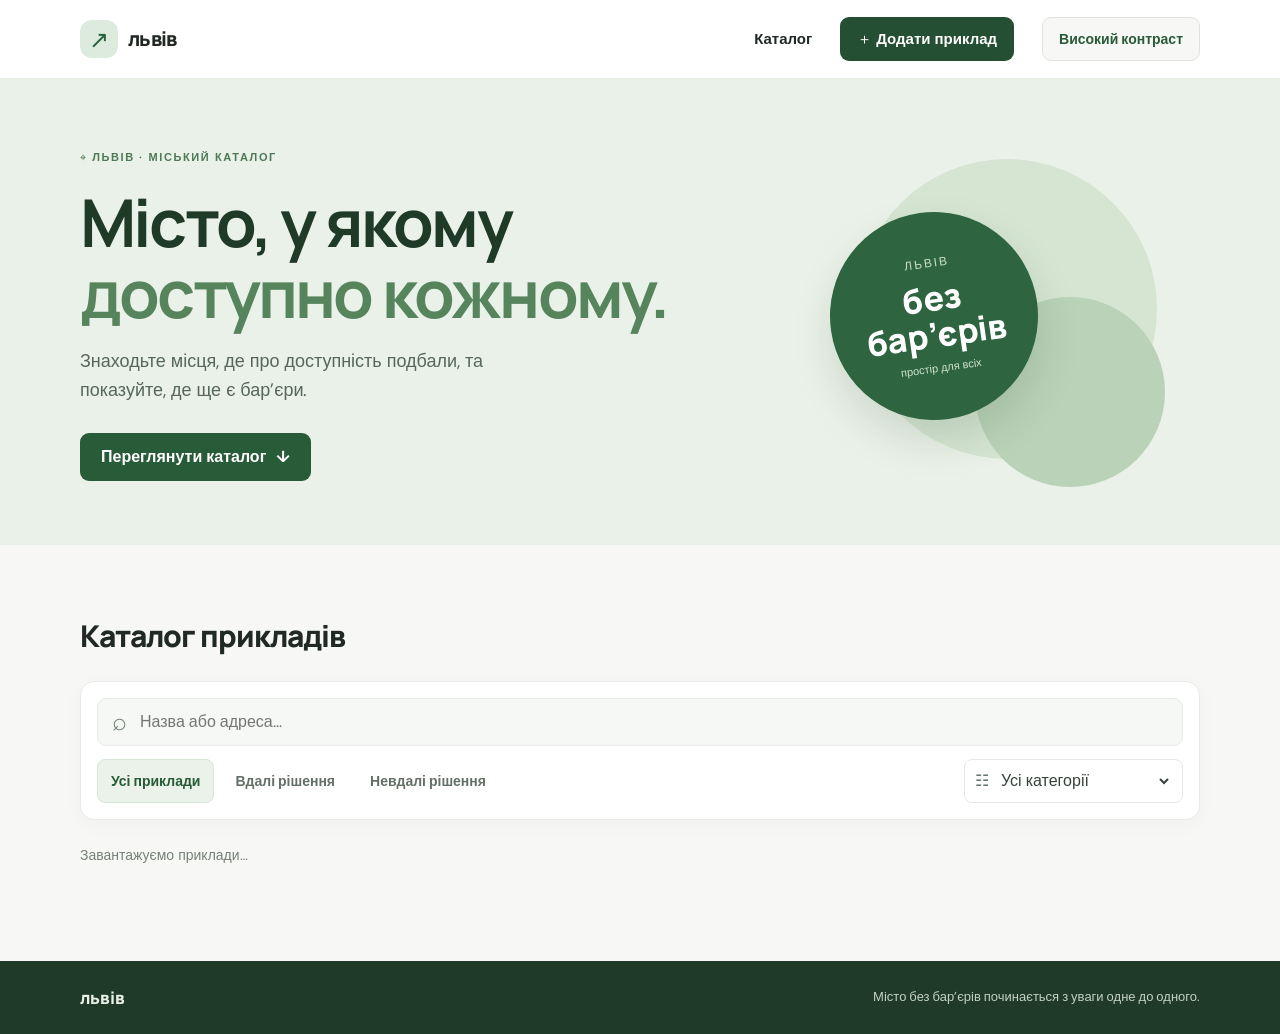
<file: index.html>
<!doctype html>
<html lang="uk">
    <head>
        <meta charset="utf-8" />
        <meta name="viewport" content="width=device-width,initial-scale=1" />
        <title>Доступно у Львові</title>
        <link rel="preconnect" href="https://fonts.googleapis.com" />
        <link
            href="https://fonts.googleapis.com/css2?family=DM+Sans:wght@400;500;600;700&family=Manrope:wght@500;600;700;800&display=swap"
            rel="stylesheet"
        />
        <link rel="stylesheet" href="style.css" />
    </head>
    <body>
        <header class="site-header">
            <div class="container header-inner">
                <a class="brand" href="index.html"
                    ><span class="brand-mark">↗</span>львів</span></a
                >
                <nav class="main-nav">
                    <a href="index.html">Каталог</a>
                    <a class="add-link" href="add.html">＋ Додати приклад</a>
                    <button
                        type="button"
                        class="contrast-toggle"
                        id="contrast-toggle"
                        aria-pressed="false"
                    >
                        Високий контраст
                    </button>
                </nav>
            </div>
        </header>
        <section class="hero">
            <div class="container hero-inner">
                <div class="hero-copy">
                    <span class="eyebrow">⌖ ЛЬВІВ · МІСЬКИЙ КАТАЛОГ</span>
                    <h1>Місто, у якому<br /><em>доступно кожному.</em></h1>
                    <p>Знаходьте місця, де про доступність подбали, та показуйте, де ще є бар’єри.</p>
                    <a href="#catalog" class="button button-primary">Переглянути каталог <span>↓</span></a>
                </div>
                <div class="hero-art" aria-hidden="true">
                    <div class="art-circle art-circle-one"></div>
                    <div class="art-circle art-circle-two"></div>
                    <div class="art-note">
                        <span>Львів</span><strong>без<br />бар’єрів</strong><small>простір для всіх</small>
                    </div>
                </div>
            </div>
        </section>
        <main id="catalog" class="container catalog-section">
            <div class="section-heading">
                <div>
                    <h2>Каталог прикладів</h2>
                </div>
            </div>
            <div class="filter-panel">
                <label class="search-box"
                    ><span>⌕</span><input id="search" type="search" placeholder="Назва або адреса..."
                /></label>
                <div class="filter-row">
                    <div class="filter-tabs">
                        <button class="filter-tab active" data-status="">Усі приклади</button
                        ><button class="filter-tab" data-status="accessible">Вдалі рішення</button
                        ><button class="filter-tab" data-status="inaccessible">Невдалі рішення</button>
                    </div>
                    <label class="category-select"
                        >☷
                        <select id="category">
                            <option value="">Усі категорії</option>
                            <option value="food">Заклади харчування</option>
                            <option value="shop">Магазини</option>
                            <option value="culture">Культура</option>
                            <option value="health">Медицина</option>
                            <option value="public">Громадські простори</option>
                            <option value="other">Інше</option>
                        </select></label
                    >
                </div>
            </div>
            <p id="message" class="result-count" role="status">Завантажуємо приклади…</p>
            <div id="places" class="places-grid" aria-live="polite"></div>
        </main>
        <footer class="site-footer">
            <div class="container footer-inner">
                <span>львів</span>
                <p>Місто без бар’єрів починається з уваги одне до одного.</p>
            </div>
        </footer>
        <script type="module" src="app.js"></script>
    </body>
</html>
</file>
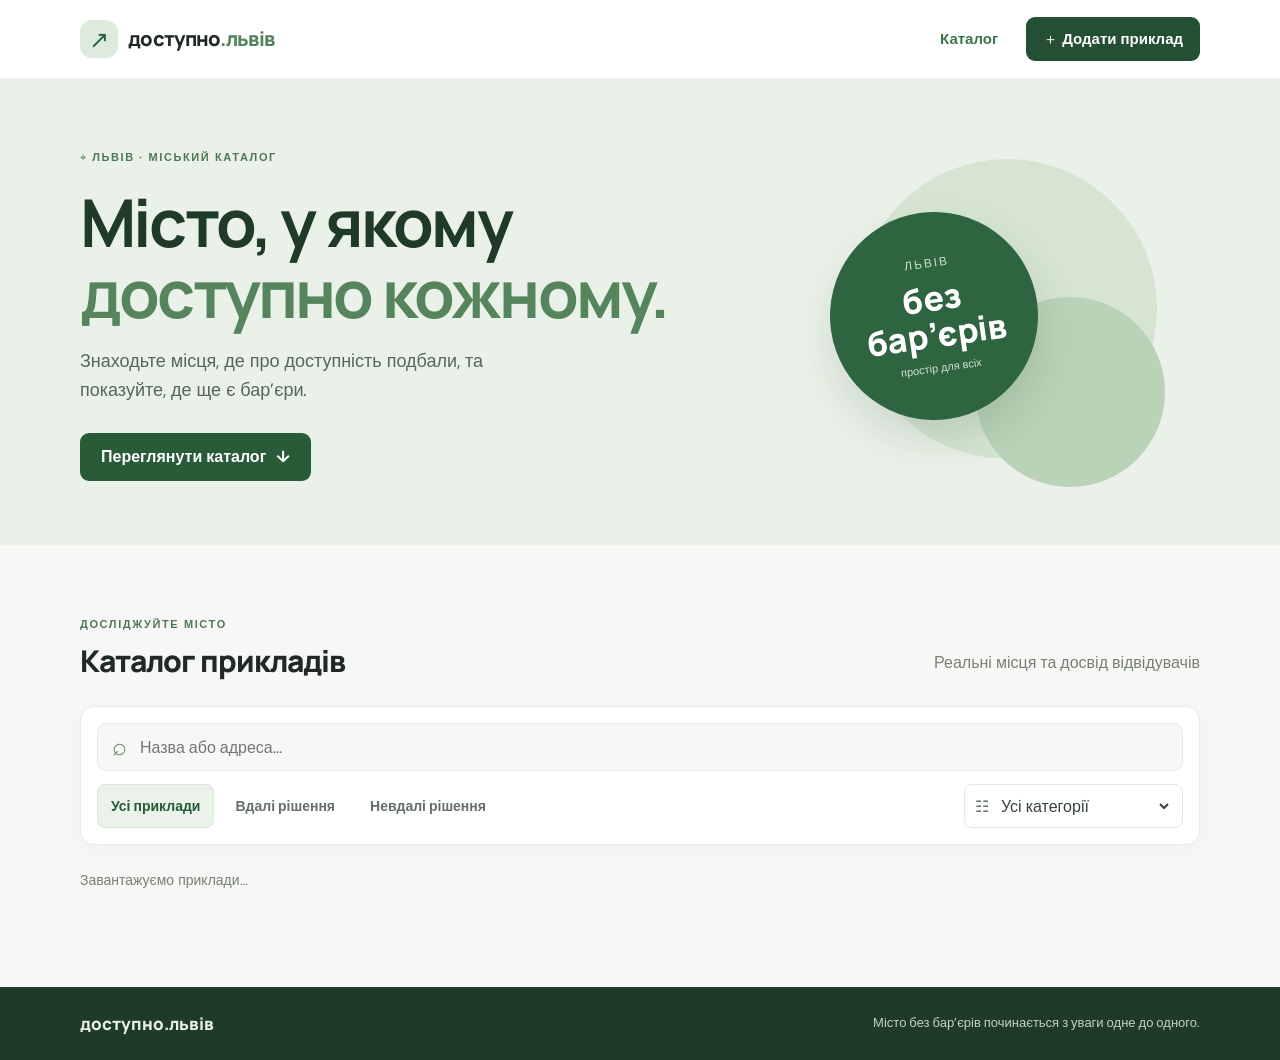
<file: lviv/index.html>
<!doctype html>
<html lang="uk">
    <head>
        <meta charset="utf-8" />
        <meta name="viewport" content="width=device-width,initial-scale=1" />
        <title>Доступно у Львові</title>
        <link rel="preconnect" href="https://fonts.googleapis.com" />
        <link
            href="https://fonts.googleapis.com/css2?family=DM+Sans:wght@400;500;600;700&family=Manrope:wght@500;600;700;800&display=swap"
            rel="stylesheet"
        />
        <link rel="stylesheet" href="style.css" />
    </head>
    <body>
        <header class="site-header">
            <div class="container header-inner">
                <a class="brand" href="index.html"
                    ><span class="brand-mark">↗</span><span>доступно<span class="brand-city">.львів</span></span></a
                >
                <nav class="main-nav">
                    <a class="active" href="index.html">Каталог</a
                    ><a class="add-link" href="add.html">＋ Додати приклад</a>
                </nav>
            </div>
        </header>
        <section class="hero">
            <div class="container hero-inner">
                <div class="hero-copy">
                    <span class="eyebrow">⌖ ЛЬВІВ · МІСЬКИЙ КАТАЛОГ</span>
                    <h1>Місто, у якому<br /><em>доступно кожному.</em></h1>
                    <p>Знаходьте місця, де про доступність подбали, та показуйте, де ще є бар’єри.</p>
                    <a href="#catalog" class="button button-primary">Переглянути каталог <span>↓</span></a>
                </div>
                <div class="hero-art" aria-hidden="true">
                    <div class="art-circle art-circle-one"></div>
                    <div class="art-circle art-circle-two"></div>
                    <div class="art-note">
                        <span>Львів</span><strong>без<br />бар’єрів</strong><small>простір для всіх</small>
                    </div>
                </div>
            </div>
        </section>
        <main id="catalog" class="container catalog-section">
            <div class="section-heading">
                <div>
                    <span class="eyebrow">ДОСЛІДЖУЙТЕ МІСТО</span>
                    <h2>Каталог прикладів</h2>
                </div>
                <p>Реальні місця та досвід відвідувачів</p>
            </div>
            <div class="filter-panel">
                <label class="search-box"
                    ><span>⌕</span><input id="search" type="search" placeholder="Назва або адреса..."
                /></label>
                <div class="filter-row">
                    <div class="filter-tabs">
                        <button class="filter-tab active" data-status="">Усі приклади</button
                        ><button class="filter-tab" data-status="accessible">Вдалі рішення</button
                        ><button class="filter-tab" data-status="inaccessible">Невдалі рішення</button>
                    </div>
                    <label class="category-select"
                        >☷
                        <select id="category">
                            <option value="">Усі категорії</option>
                            <option value="food">Заклади харчування</option>
                            <option value="shop">Магазини</option>
                            <option value="culture">Культура</option>
                            <option value="health">Медицина</option>
                            <option value="public">Громадські простори</option>
                            <option value="other">Інше</option>
                        </select></label
                    >
                </div>
            </div>
            <p id="message" class="result-count" role="status">Завантажуємо приклади…</p>
            <div id="places" class="places-grid" aria-live="polite"></div>
        </main>
        <footer class="site-footer">
            <div class="container footer-inner">
                <span>доступно.львів</span>
                <p>Місто без бар’єрів починається з уваги одне до одного.</p>
            </div>
        </footer>
        <script type="module" src="app.js"></script>
    </body>
</html>
</file>
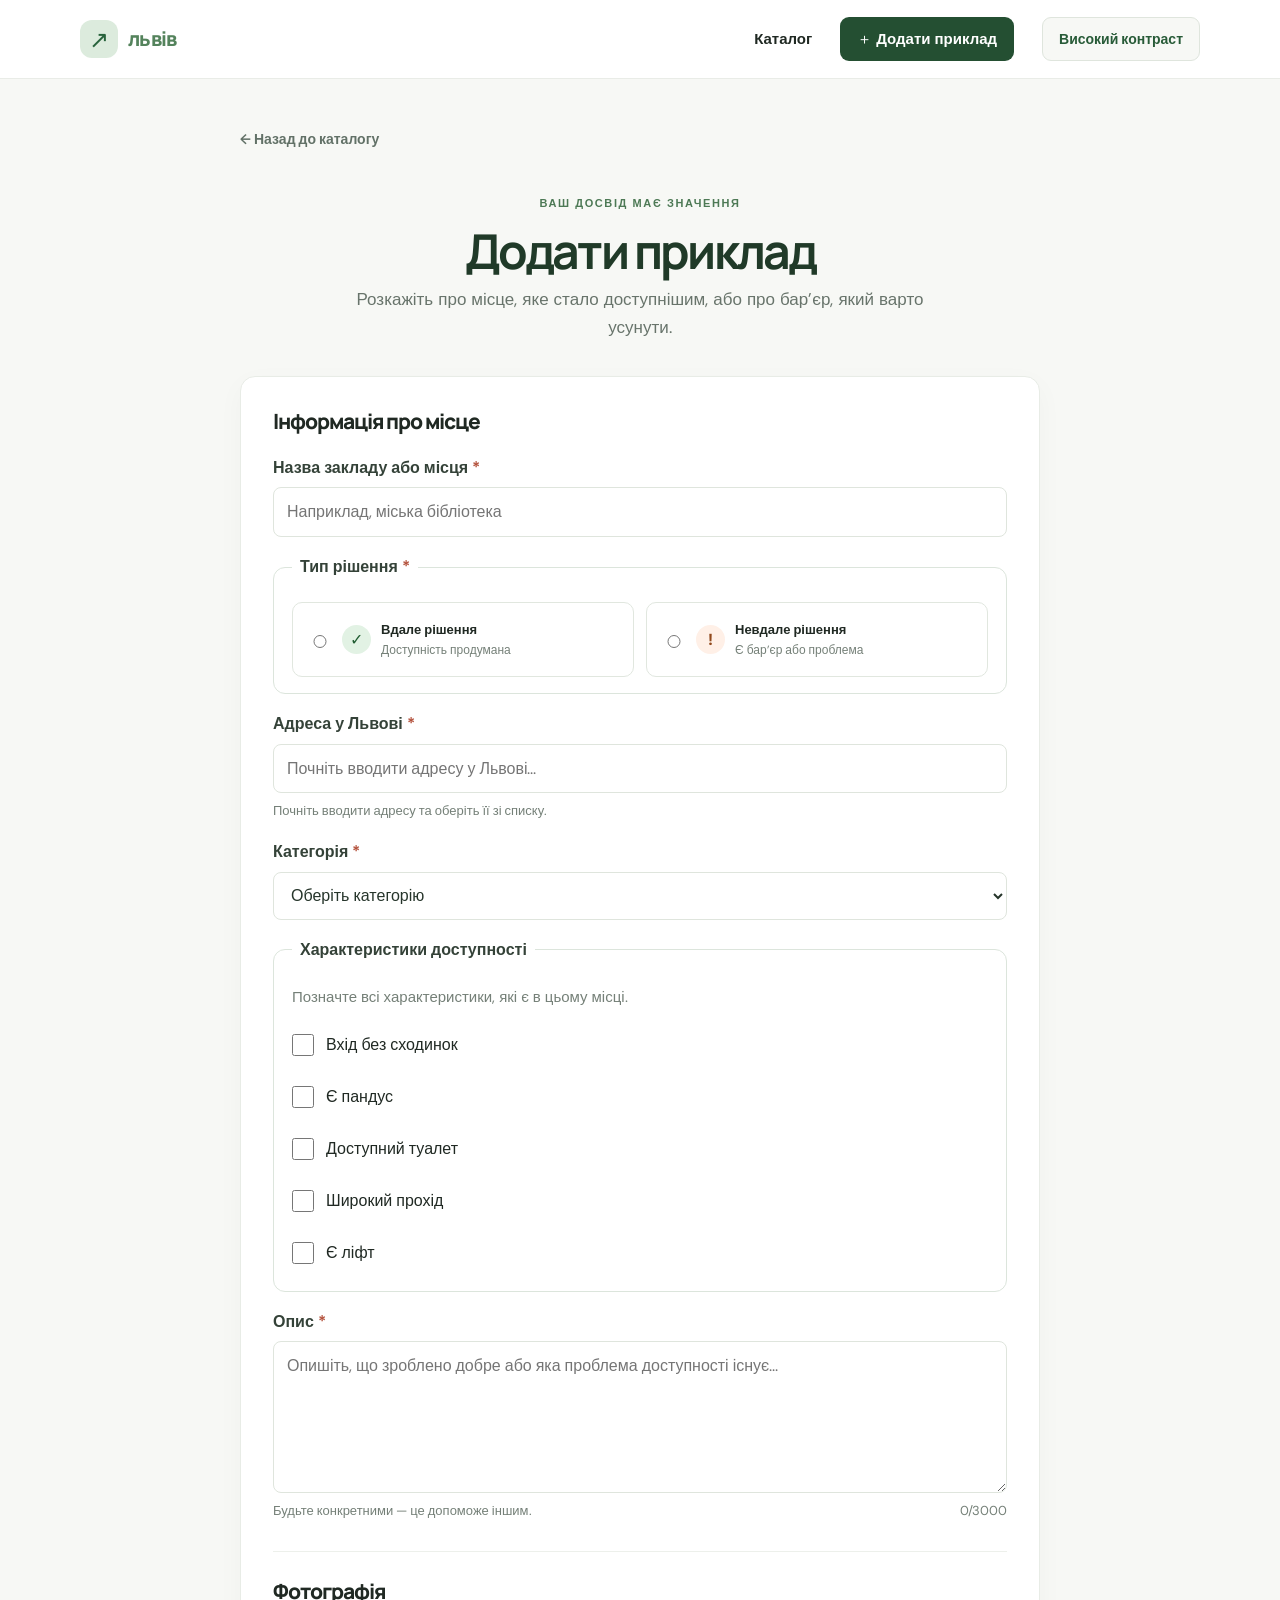
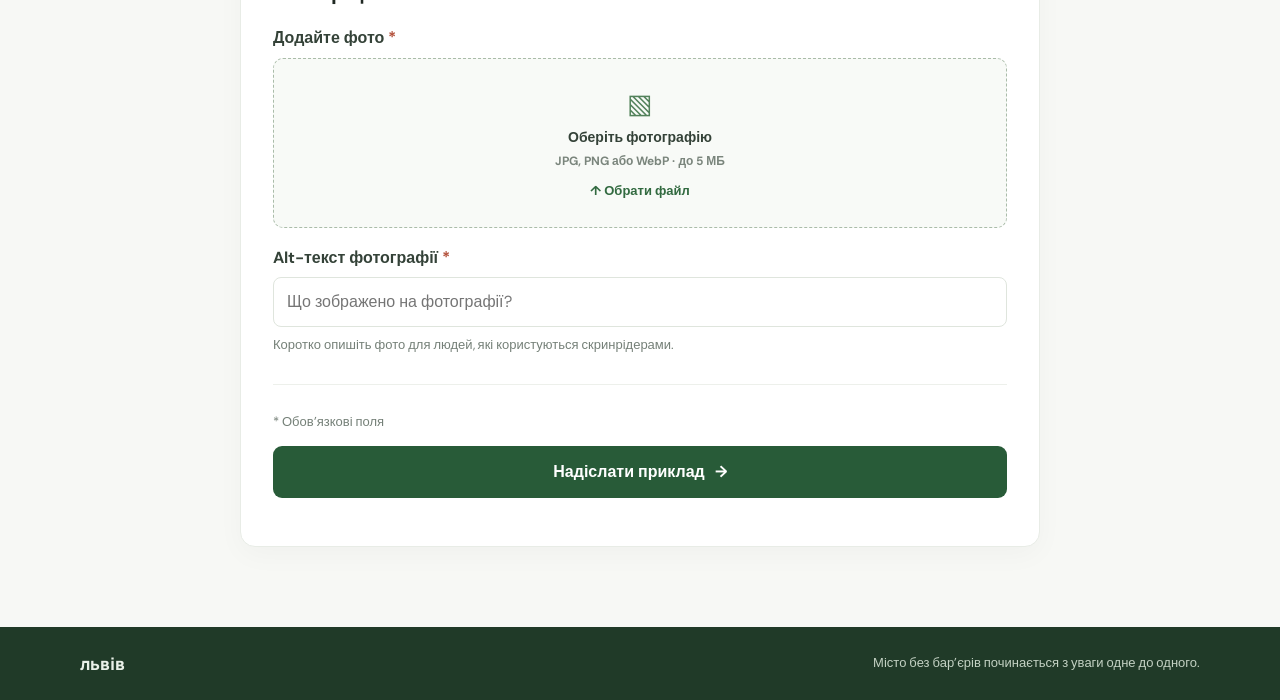
<file: add.html>
<!doctype html>
<html lang="uk">
    <head>
        <meta charset="utf-8" />
        <meta name="viewport" content="width=device-width,initial-scale=1" />
        <title>Додати приклад — Доступно у Львові</title>

        <link
            href="https://fonts.googleapis.com/css2?family=DM+Sans:wght@400;500;600;700&family=Manrope:wght@500;600;700;800&display=swap"
            rel="stylesheet"
        />
        <link rel="stylesheet" href="style.css" />
    </head>

    <body>
        <header class="site-header">
            <div class="container header-inner">
                <a class="brand" href="index.html">
                    <span class="brand-mark">↗</span><span class="brand-city">львів</span>
                </a>

                <nav class="main-nav">
                    <a href="index.html">Каталог</a>
                    <a class="add-link" href="add.html">＋ Додати приклад</a>
                    <button
                        type="button"
                        class="contrast-toggle"
                        id="contrast-toggle"
                        aria-pressed="false"
                    >
                        Високий контраст
                    </button>
                </nav>
            </div>
        </header>

        <main class="container add-page">
            <a href="index.html" class="back-link">← Назад до каталогу</a>

            <div class="form-heading">
                <span class="eyebrow">ВАШ ДОСВІД МАЄ ЗНАЧЕННЯ</span>
                <h1>Додати приклад</h1>
                <p>
                    Розкажіть про місце, яке стало доступнішим, або про бар’єр,
                    який варто усунути.
                </p>
            </div>

            <form id="place-form" class="place-form">
                <section class="form-section">
                    <h2>Інформація про місце</h2>

                    <div class="field">
                        <label for="name">Назва закладу або місця <i>*</i></label>
                        <input
                            id="name"
                            name="name"
                            maxlength="120"
                            required
                            placeholder="Наприклад, міська бібліотека"
                        />
                    </div>

                    <fieldset class="accessibility-field">
                        <legend>Тип рішення <i>*</i></legend>

                        <div class="choice-row">
                            <label class="choice-card">
                                <input
                                    type="radio"
                                    name="status"
                                    value="accessible"
                                    required
                                />
                                <span class="choice-symbol positive-symbol">✓</span>
                                <span>
                                    <strong>Вдале рішення</strong>
                                    <small>Доступність продумана</small>
                                </span>
                            </label>

                            <label class="choice-card">
                                <input
                                    type="radio"
                                    name="status"
                                    value="inaccessible"
                                />
                                <span class="choice-symbol negative-symbol">!</span>
                                <span>
                                    <strong>Невдале рішення</strong>
                                    <small>Є бар’єр або проблема</small>
                                </span>
                            </label>
                        </div>
                    </fieldset>

                    <div class="field address-field">
                        <label for="address">Адреса у Львові <i>*</i></label>
                    
                        <input
                            id="address"
                            name="address"
                            type="text"
                            maxlength="250"
                            required
                            autocomplete="off"
                            placeholder="Почніть вводити адресу у Львові..."
                        />
                    
                        <div
                            id="address-suggestions"
                            class="address-suggestions"
                            hidden
                        ></div>
                    
                        <p id="address-message" class="field-hint">
                            Почніть вводити адресу та оберіть її зі списку.
                        </p>
                    
                        <input
                            type="hidden"
                            id="latitude"
                            name="latitude"
                        />
                    
                        <input
                            type="hidden"
                            id="longitude"
                            name="longitude"
                        />
                    </div>

                    <div class="field">
                        <label for="category">Категорія <i>*</i></label>
                        <select id="category" name="category" required>
                            <option value="" selected disabled>Оберіть категорію</option>
                            <option value="food">Заклад харчування</option>
                            <option value="shop">Магазин</option>
                            <option value="culture">Культура</option>
                            <option value="health">Медицина</option>
                            <option value="public">Громадський простір</option>
                            <option value="other">Інше</option>
                        </select>
                    </div>
                    <fieldset class="accessibility-field">
                        <legend>Характеристики доступності</legend>
                    
                        <p class="field-hint">
                            Позначте всі характеристики, які є в цьому місці.
                        </p>
                    
                        <label class="accessibility-option">
                            <input type="checkbox" name="accessibility_features" value="step_free_entrance">
                            <span>Вхід без сходинок</span>
                        </label>
                    
                        <label class="accessibility-option">
                            <input type="checkbox" name="accessibility_features" value="ramp">
                            <span>Є пандус</span>
                        </label>
                    
                        <label class="accessibility-option">
                            <input type="checkbox" name="accessibility_features" value="accessible_toilet">
                            <span>Доступний туалет</span>
                        </label>
                    
                        <label class="accessibility-option">
                            <input type="checkbox" name="accessibility_features" value="wide_passage">
                            <span>Широкий прохід</span>
                        </label>
                    
                        <label class="accessibility-option">
                            <input type="checkbox" name="accessibility_features" value="elevator">
                            <span>Є ліфт</span>
                        </label>
                    </fieldset>

                    <div class="field">
                        <label for="description">Опис <i>*</i></label>
                        <textarea
                            id="description"
                            name="description"
                            rows="5"
                            maxlength="3000"
                            required
                            placeholder="Опишіть, що зроблено добре або яка проблема доступності існує..."
                        ></textarea>

                        <div class="field-meta">
                            <span>Будьте конкретними — це допоможе іншим.</span>
                            <span id="description-count">0/3000</span>
                        </div>
                    </div>

                    <!-- <div class="field">
                        <label for="maps_url">Посилання на Google Maps</label>
                        <input
                            id="maps_url"
                            name="maps_url"
                            type="url"
                            placeholder="https://maps.google.com/..."
                        />
                    </div> -->
                </section>

                <section class="form-section">
                    <h2>Фотографія</h2>

                    <div class="field">
                        <label for="photo">Додайте фото <i>*</i></label>

                        <label class="upload-zone" for="photo">
                            <span class="upload-icon">▧</span>
                            <strong id="file-name">Оберіть фотографію</strong>
                            <span>JPG, PNG або WebP · до 5 МБ</span>
                            <span class="upload-action">↑ Обрати файл</span>
                        </label>

                        <input
                            class="sr-only"
                            id="photo"
                            name="photo"
                            type="file"
                            accept="image/jpeg,image/png,image/webp"
                            required
                        />
                    </div>

                    <div class="field">
                        <label for="photo_alt">
                            Alt-текст фотографії <i>*</i>
                        </label>

                        <input
                            id="photo_alt"
                            name="photo_alt"
                            maxlength="250"
                            required
                            placeholder="Що зображено на фотографії?"
                        />

                        <span class="field-hint">
                            Коротко опишіть фото для людей, які користуються скринрідерами.
                        </span>
                    </div>
                </section>

                <p class="required-note">* Обов’язкові поля</p>

                <div class="captcha-container">
                    <div
                        class="cf-turnstile"
                        data-sitekey="0x4AAAAAAGNZ9AxE8FMmISmT"
                        data-theme="light"
                    ></div>
                </div>

                <button
                    class="button button-primary submit-button"
                    type="submit"
                >
                    Надіслати приклад <span>→</span>
                </button>

                <p id="form-message" role="status"></p>
            </form>
        </main>

        <footer class="site-footer">
            <div class="container footer-inner">
                <span>львів</span>
                <p>
                    Місто без бар’єрів починається з уваги одне до одного.
                </p>
            </div>
        </footer>

        <script
            src="https://challenges.cloudflare.com/turnstile/v0/api.js"
            async
            defer
        ></script>

        <script type="module" src="app.js"></script>
    </body>
</html>
</file>
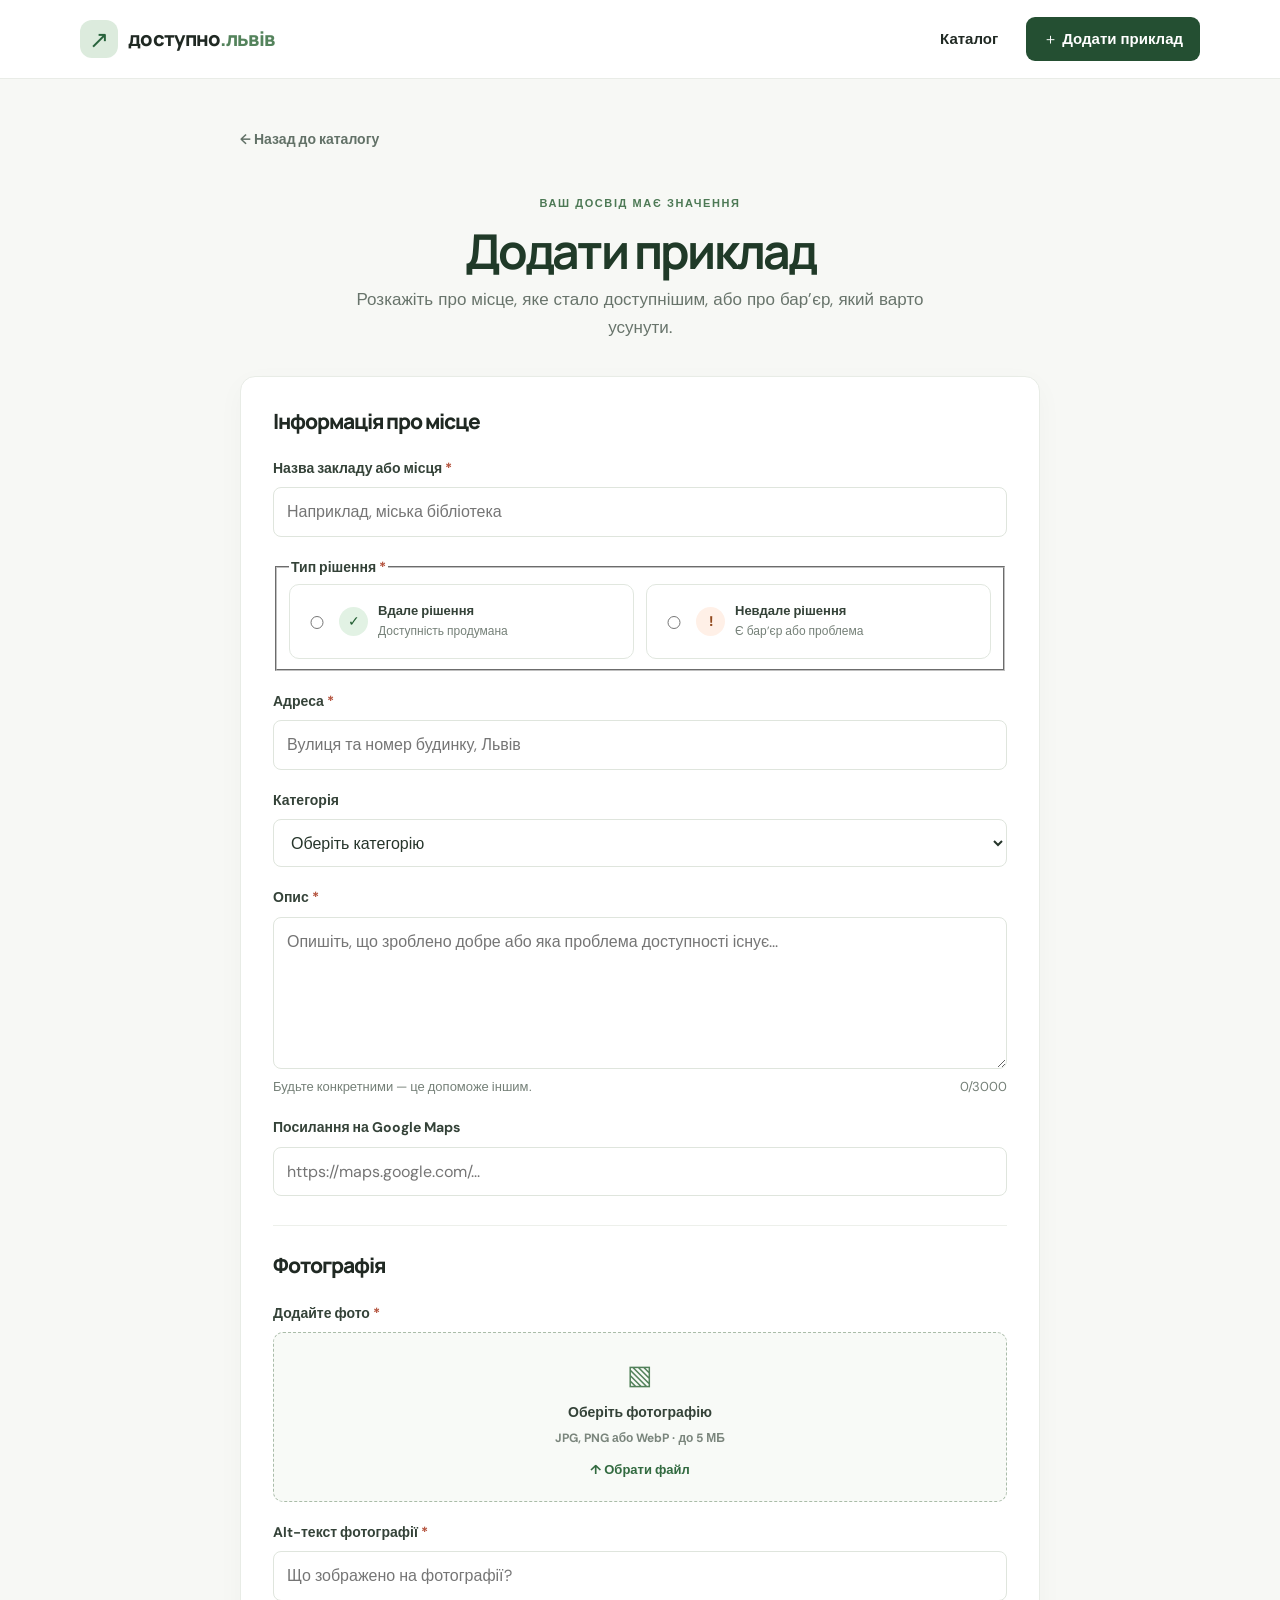
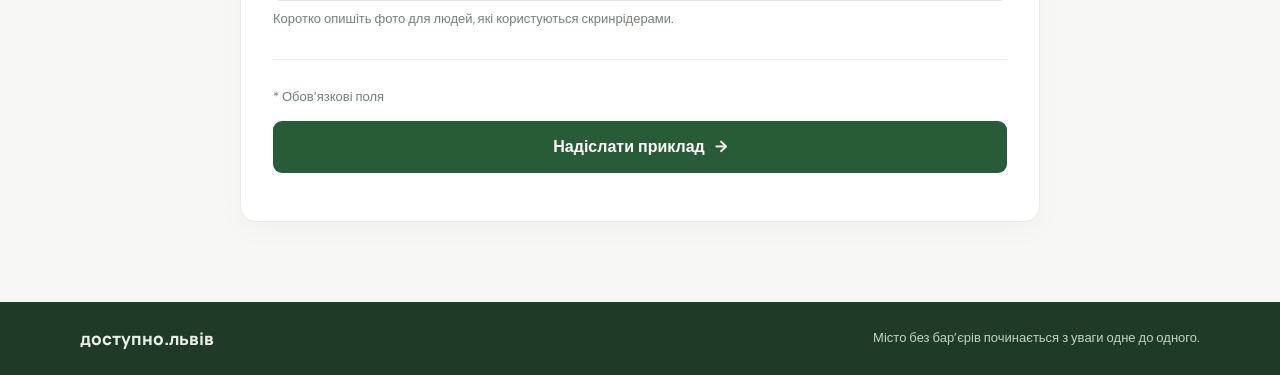
<file: lviv/add.html>
<!doctype html>
<html lang="uk">
    <head>
        <meta charset="utf-8" />
        <meta name="viewport" content="width=device-width,initial-scale=1" />
        <title>Додати приклад — Доступно у Львові</title>

        <link
            href="https://fonts.googleapis.com/css2?family=DM+Sans:wght@400;500;600;700&family=Manrope:wght@500;600;700;800&display=swap"
            rel="stylesheet"
        />
        <link rel="stylesheet" href="style.css" />
    </head>

    <body>
        <header class="site-header">
            <div class="container header-inner">
                <a class="brand" href="index.html">
                    <span class="brand-mark">↗</span>
                    <span>доступно<span class="brand-city">.львів</span></span>
                </a>

                <nav class="main-nav">
                    <a href="index.html">Каталог</a>
                    <a class="add-link" href="add.html">＋ Додати приклад</a>
                </nav>
            </div>
        </header>

        <main class="container add-page">
            <a href="index.html" class="back-link">← Назад до каталогу</a>

            <div class="form-heading">
                <span class="eyebrow">ВАШ ДОСВІД МАЄ ЗНАЧЕННЯ</span>
                <h1>Додати приклад</h1>
                <p>
                    Розкажіть про місце, яке стало доступнішим, або про бар’єр,
                    який варто усунути.
                </p>
            </div>

            <form id="place-form" class="place-form">
                <section class="form-section">
                    <h2>Інформація про місце</h2>

                    <div class="field">
                        <label for="name">Назва закладу або місця <i>*</i></label>
                        <input
                            id="name"
                            name="name"
                            maxlength="120"
                            required
                            placeholder="Наприклад, міська бібліотека"
                        />
                    </div>

                    <fieldset class="field">
                        <legend>Тип рішення <i>*</i></legend>

                        <div class="choice-row">
                            <label class="choice-card">
                                <input
                                    type="radio"
                                    name="status"
                                    value="accessible"
                                    required
                                />
                                <span class="choice-symbol positive-symbol">✓</span>
                                <span>
                                    <strong>Вдале рішення</strong>
                                    <small>Доступність продумана</small>
                                </span>
                            </label>

                            <label class="choice-card">
                                <input
                                    type="radio"
                                    name="status"
                                    value="inaccessible"
                                />
                                <span class="choice-symbol negative-symbol">!</span>
                                <span>
                                    <strong>Невдале рішення</strong>
                                    <small>Є бар’єр або проблема</small>
                                </span>
                            </label>
                        </div>
                    </fieldset>

                    <div class="field">
                        <label for="address">Адреса <i>*</i></label>
                        <input
                            id="address"
                            name="address"
                            maxlength="250"
                            required
                            placeholder="Вулиця та номер будинку, Львів"
                        />
                    </div>

                    <div class="field">
                        <label for="category">Категорія</label>
                        <select id="category" name="category">
                            <option value="">Оберіть категорію</option>
                            <option value="food">Заклад харчування</option>
                            <option value="shop">Магазин</option>
                            <option value="culture">Культура</option>
                            <option value="health">Медицина</option>
                            <option value="public">Громадський простір</option>
                            <option value="other">Інше</option>
                        </select>
                    </div>

                    <div class="field">
                        <label for="description">Опис <i>*</i></label>
                        <textarea
                            id="description"
                            name="description"
                            rows="5"
                            maxlength="3000"
                            required
                            placeholder="Опишіть, що зроблено добре або яка проблема доступності існує..."
                        ></textarea>

                        <div class="field-meta">
                            <span>Будьте конкретними — це допоможе іншим.</span>
                            <span id="description-count">0/3000</span>
                        </div>
                    </div>

                    <div class="field">
                        <label for="maps_url">Посилання на Google Maps</label>
                        <input
                            id="maps_url"
                            name="maps_url"
                            type="url"
                            placeholder="https://maps.google.com/..."
                        />
                    </div>
                </section>

                <section class="form-section">
                    <h2>Фотографія</h2>

                    <div class="field">
                        <label for="photo">Додайте фото <i>*</i></label>

                        <label class="upload-zone" for="photo">
                            <span class="upload-icon">▧</span>
                            <strong id="file-name">Оберіть фотографію</strong>
                            <span>JPG, PNG або WebP · до 5 МБ</span>
                            <span class="upload-action">↑ Обрати файл</span>
                        </label>

                        <input
                            class="sr-only"
                            id="photo"
                            name="photo"
                            type="file"
                            accept="image/jpeg,image/png,image/webp"
                            required
                        />
                    </div>

                    <div class="field">
                        <label for="photo_alt">
                            Alt-текст фотографії <i>*</i>
                        </label>

                        <input
                            id="photo_alt"
                            name="photo_alt"
                            maxlength="250"
                            required
                            placeholder="Що зображено на фотографії?"
                        />

                        <span class="field-hint">
                            Коротко опишіть фото для людей, які користуються скринрідерами.
                        </span>
                    </div>
                </section>

                <p class="required-note">* Обов’язкові поля</p>

                <div class="captcha-container">
                    <div
                        class="cf-turnstile"
                        data-sitekey="0x4AAAAAAGNZ9AxE8FMmISmT"
                        data-theme="light"
                    ></div>
                </div>

                <button
                    class="button button-primary submit-button"
                    type="submit"
                >
                    Надіслати приклад <span>→</span>
                </button>

                <p id="form-message" role="status"></p>
            </form>
        </main>

        <footer class="site-footer">
            <div class="container footer-inner">
                <span>доступно.львів</span>
                <p>
                    Місто без бар’єрів починається з уваги одне до одного.
                </p>
            </div>
        </footer>

        <script
            src="https://challenges.cloudflare.com/turnstile/v0/api.js"
            async
            defer
        ></script>

        <script type="module" src="app.js"></script>
    </body>
</html>
</file>
<file: style.css>
* {
  box-sizing: border-box;
}

:root {
  --label-size: 16px;
  font-family: "DM Sans", Arial, sans-serif;
  color: #202923;
  background: #f7f8f5;
  font-synthesis: none;
  text-rendering: optimizeLegibility;
}

html {
  scroll-behavior: smooth;
}

body {
  margin: 0;
  min-width: 320px;
  font-size: 16px;
  line-height: 1.6;
}

button,
input,
textarea,
select {
  font: inherit;
}

a {
  color: inherit;
}

.container {
  width: min(1120px, calc(100% - 40px));
  margin-inline: auto;
}

:focus-visible {
  outline: 3px solid #e18b37;
  outline-offset: 3px;
}

/* HEADER */

.site-header {
  background: #fff;
  border-bottom: 1px solid #e9ece7;
}

.header-inner {
  height: 78px;
  display: flex;
  align-items: center;
  justify-content: space-between;
  gap: 20px;
}

.brand {
  display: flex;
  align-items: center;
  gap: 10px;
  text-decoration: none;
  font-family: Manrope, sans-serif;
  font-weight: 800;
  font-size: 20px;
  letter-spacing: -0.7px;
}

.brand-mark {
  display: grid;
  place-items: center;
  width: 38px;
  height: 38px;
  background: #dcebdd;
  color: #28633c;
  border-radius: 12px;
  font-size: 24px;
}

.brand-city {
  color: #54835c;
}

.main-nav {
  display: flex;
  align-items: center;
  gap: 28px;
}

.main-nav a {
  text-decoration: none;
  font-weight: 600;
  font-size: 15px;
  min-height: 44px;
  display: flex;
  align-items: center;
}

.main-nav .active {
  color: #39764a;
}

.main-nav .add-link {
  background: #244f32;
  color: #fff;
  border-radius: 9px;
  padding: 0 17px;
}

/* HERO */

.hero {
  background: #eaf1e8;
  overflow: hidden;
}

.hero-inner {
  min-height: 430px;
  display: flex;
  align-items: center;
  justify-content: space-between;
  position: relative;
}

.hero-copy {
  max-width: 590px;
  padding: 64px 0;
  position: relative;
  z-index: 1;
}

.eyebrow {
  font-size: 11px;
  font-weight: 700;
  letter-spacing: 1.6px;
  color: #4d7955;
  display: inline-flex;
  align-items: center;
  gap: 7px;
}

.hero h1,
.form-heading h1 {
  font-family: Manrope, sans-serif;
  font-size: clamp(42px, 6vw, 66px);
  line-height: 1.08;
  letter-spacing: -2.8px;
  margin: 18px 0;
  color: #203a28;
}

.hero h1 em {
  font-style: normal;
  color: #56845c;
}

.hero-copy > p {
  max-width: 470px;
  color: #56665a;
  font-size: 18px;
  margin: 0 0 28px;
}

/* BUTTONS */

.button {
  min-height: 48px;
  padding: 0 21px;
  border-radius: 9px;
  border: 0;
  display: inline-flex;
  align-items: center;
  justify-content: center;
  gap: 10px;
  text-decoration: none;
  font-weight: 700;
  cursor: pointer;
  transition: background 0.15s;
}

.button-primary {
  background: #285b38;
  color: white;
}

.button-primary:hover {
  background: #1e482c;
}

.button:disabled {
  opacity: 0.65;
  cursor: wait;
}

/* HERO ART */

.hero-art {
  width: 390px;
  height: 350px;
  position: relative;
  flex: none;
  margin-right: 35px;
}

.art-circle {
  position: absolute;
  border-radius: 50%;
  background: #d5e5d2;
}

.art-circle-one {
  width: 300px;
  height: 300px;
  right: 8px;
  top: 22px;
}

.art-circle-two {
  width: 190px;
  height: 190px;
  right: 0;
  bottom: 0;
  background: #b9d2b8;
}

.art-note {
  position: absolute;
  width: 208px;
  height: 208px;
  border-radius: 50%;
  background: #2e6440;
  color: white;
  display: flex;
  flex-direction: column;
  align-items: center;
  justify-content: center;
  text-align: center;
  left: 55px;
  top: 75px;
  transform: rotate(-8deg);
  box-shadow: 0 20px 40px #294d3226;
}

.art-note span {
  font-size: 12px;
  letter-spacing: 2px;
  text-transform: uppercase;
  color: #c9e0c9;
}

.art-note strong {
  font: 800 34px/1.04 Manrope, sans-serif;
  margin: 8px 0;
}

.art-note small {
  font-size: 11px;
  color: #d2e5d2;
}

/* CATALOG */

.catalog-section {
  padding-top: 65px;
  padding-bottom: 80px;
}

.section-heading {
  display: flex;
  justify-content: space-between;
  align-items: end;
  margin-bottom: 27px;
  gap: 20px;
}

.section-heading h2,
.form-section h2 {
  font: 800 30px/1.2 Manrope, sans-serif;
  letter-spacing: -1px;
  margin: 8px 0 0;
}

.section-heading > p {
  color: #778078;
  margin: 0 0 4px;
}

.filter-panel {
  background: #fff;
  border: 1px solid #e8ebe6;
  border-radius: 14px;
  padding: 16px;
  margin-bottom: 24px;
  box-shadow: 0 5px 20px #1b2d1d08;
}

.search-box {
  display: flex;
  align-items: center;
  gap: 11px;
  background: #f6f8f5;
  border: 1px solid #e8ece6;
  border-radius: 9px;
  padding: 0 14px;
  height: 48px;
  color: #718075;
}

.search-box > span {
  font-size: 25px;
}

.search-box input {
  width: 100%;
  border: 0;
  outline: 0;
  background: transparent;
  color: #202923;
  min-width: 0;
}

.filter-row {
  display: flex;
  align-items: center;
  justify-content: space-between;
  gap: 14px;
  margin-top: 13px;
}

.filter-tabs {
  display: flex;
  gap: 7px;
  flex-wrap: wrap;
}

.filter-tab {
  border: 1px solid transparent;
  background: transparent;
  color: #647067;
  border-radius: 8px;
  padding: 9px 13px;
  min-height: 44px;
  cursor: pointer;
  font-size: 14px;
  font-weight: 600;
}

.filter-tab.active {
  background: #eaf2e9;
  color: #285b38;
  border-color: #d8e7d7;
}

.category-select {
  display: flex;
  align-items: center;
  gap: 8px;
  border: 1px solid #e5e9e3;
  border-radius: 8px;
  padding: 0 10px;
  color: #68756b;
  min-height: 44px;
}

.category-select select {
  border: 0;
  background: transparent;
  outline: 0;
  color: #35433a;
  max-width: 190px;
  min-height: 40px;
}

.result-count {
  font-size: 14px;
  color: #778078;
  margin: 0 0 15px;
}

.result-count strong {
  color: #2c3b30;
}

/* PLACE CARDS */

.places-grid {
  display: grid;
  grid-template-columns: repeat(3, minmax(0, 1fr));
  gap: 20px;
}

.place-card {
  background: #fff;
  border: 1px solid #e9ece7;
  border-radius: 13px;
  overflow: hidden;
  box-shadow: 0 6px 22px #1d2c1d08;
  display: flex;
  flex-direction: column;
  min-width: 0;
}

.place-image-wrap {
  height: 190px;
  position: relative;
  background: #e8eee7;
}

.place-image {
  width: 100%;
  height: 100%;
  object-fit: cover;
  display: block;
}

.photo-placeholder {
  height: 100%;
  display: grid;
  place-items: center;
  color: #7e9b80;
  font-size: 55px;
}

.status-pill {
  position: absolute;
  left: 13px;
  top: 13px;
  border-radius: 7px;
  padding: 6px 10px;
  font-size: 12px;
  font-weight: 700;
  display: flex;
  gap: 6px;
  align-items: center;
}

.status-positive {
  background: #e2f2e4;
  color: #205c31;
}

.status-negative {
  background: #fff0e7;
  color: #91491d;
}

.place-content {
  padding: 19px;
  display: flex;
  flex-direction: column;
  align-items: flex-start;
  flex: 1;
}

.category-label {
  margin: 0 0 5px;
  color: #6c806e;
  font-size: 12px;
  font-weight: 700;
}

.place-content h3 {
  font: 700 20px/1.3 Manrope, sans-serif;
  margin: 0 0 10px;
  color: #26372b;
}

.place-description {
  font-size: 14px;
  line-height: 1.6;
  color: #5e6961;
  margin: 0 0 17px;
}

.place-address {
  display: flex;
  align-items: flex-start;
  gap: 7px;
  font-size: 13px;
  color: #667269;
  margin-top: auto;
}

.address-link {
  color: inherit;
  text-decoration: none;
  transition: color 0.2s ease;
}

.address-link:hover {
  color: #2d6845;
  text-decoration: underline;
}

.map-link {
  font-size: 14px;
  font-weight: 700;
  color: #326a40;
  text-decoration: none;
  margin-top: 12px;
  min-height: 36px;
  display: inline-flex;
  align-items: center;
  gap: 8px;
}

.empty-state {
  padding: 45px 20px;
  text-align: center;
  color: #68746b;
  grid-column: 1/-1;
}

.empty-state h3 {
  font: 700 21px Manrope, sans-serif;
  color: #2a3c30;
  margin: 15px 0 5px;
}

.empty-state p {
  margin: 0;
}

.empty-icon {
  display: inline-grid;
  place-items: center;
  width: 54px;
  height: 54px;
  border-radius: 50%;
  background: #e8efe6;
  color: #4b7653;
  font-size: 30px;
}

/* ADD FORM */

.add-page {
  padding-top: 38px;
  padding-bottom: 80px;
  max-width: 800px;
}

.back-link {
  display: inline-flex;
  align-items: center;
  gap: 8px;
  color: #627167;
  text-decoration: none;
  font-size: 14px;
  font-weight: 600;
  min-height: 44px;
}

.form-heading {
  text-align: center;
  margin: 28px auto 35px;
  max-width: 590px;
}

.form-heading h1 {
  font-size: clamp(36px, 5vw, 48px);
  margin: 10px 0;
}

.form-heading p {
  color: #68746b;
  font-size: 17px;
  margin: 0;
}

.place-form {
  background: #fff;
  border: 1px solid #e8ece6;
  border-radius: 15px;
  padding: 32px;
  box-shadow: 0 8px 28px #172a1b08;
}

.form-section {
  padding-bottom: 29px;
  margin-bottom: 27px;
  border-bottom: 1px solid #edf0eb;
}

.form-section h2 {
  font-size: 21px;
  margin: 0 0 23px;
}

.field {
  display: flex;
  flex-direction: column;
  gap: 8px;
  margin-bottom: 19px;
  min-width: 0;
}

.field:last-child {
  margin-bottom: 0;
}

/* ЄДИНИЙ РОЗМІР НАЗВ ПОЛІВ І ЗАГОЛОВКІВ */

.field label,
.field legend,
.accessibility-field > legend {
  font-size: var(--label-size);
  font-weight: 700;
  line-height: 1.4;
  color: #344238;
}

.field i {
  color: #b24e38;
  font-style: normal;
}

.field input,
.field textarea,
.field select {
  width: 100%;
  min-height: 48px;
  padding: 11px 13px;
  border: 1px solid #dfe5dd;
  border-radius: 8px;
  background: #fff;
  color: #26352b;
  outline: none;
}

.field textarea {
  resize: vertical;
  min-height: 125px;
}

.field fieldset {
  border: 0;
  padding: 0;
}

.field fieldset legend {
  padding: 0;
  margin-bottom: 8px;
}

.field input:focus,
.field textarea:focus,
.field select:focus {
  border-color: #56845c;
  box-shadow: 0 0 0 3px #56845c20;
}

/* STATUS CHOICES */

.choice-row {
  display: grid;
  grid-template-columns: 1fr 1fr;
  gap: 12px;
  border: 0;
  border-radius: 0;
  padding: 0;
  margin: 0;
  min-width: 0;
}

.choice-card {
  border: 1px solid #e1e7df;
  border-radius: 10px;
  padding: 13px;
  display: flex;
  align-items: center;
  gap: 10px;
  cursor: pointer;
  min-height: 75px;
}

.choice-card.selected,
.choice-card:has(input:checked) {
  border-color: #5b8b62;
  background: #f3f8f1;
}

.choice-card input {
  width: 18px;
  min-height: 0;
  accent-color: #326a40;
}

.choice-card strong,
.choice-card small {
  display: block;
}

.choice-card strong {
  font-size: 13px;
}

.choice-card small {
  font-size: 12px;
  color: #758078;
  font-weight: 400;
}

.choice-symbol {
  width: 29px;
  height: 29px;
  display: grid;
  place-items: center;
  border-radius: 50%;
  font-weight: 800;
}

.positive-symbol {
  background: #e2f2e4;
  color: #205c31;
}

.negative-symbol {
  background: #fff0e7;
  color: #91491d;
}

/* FORM HINTS */

.field-hint,
.field-meta,
.required-note {
  font-size: 13px;
  color: #758078;
}

.field-meta {
  display: flex;
  justify-content: space-between;
}

/* PHOTO UPLOAD */

.upload-zone {
  border: 1px dashed #aabca9;
  background: #f8faf7;
  border-radius: 10px;
  min-height: 170px;
  width: 100%;
  display: flex;
  flex-direction: column;
  align-items: center;
  justify-content: center;
  gap: 5px;
  color: #344a38;
  cursor: pointer;
  padding: 18px;
}

.upload-zone:hover {
  background: #f0f6ee;
  border-color: #56845c;
}

.upload-icon {
  color: #52815a;
  font-size: 27px;
}

.upload-zone strong {
  font-size: 14px;
  max-width: 100%;
  overflow-wrap: anywhere;
}

.upload-zone > span:nth-of-type(2) {
  font-size: 12px;
  color: #7a857c;
}

.upload-action {
  font-size: 13px;
  font-weight: 700;
  color: #326a40;
  margin-top: 7px;
}

.sr-only {
  position: absolute;
  width: 1px;
  height: 1px;
  padding: 0;
  margin: -1px;
  overflow: hidden;
  clip: rect(0, 0, 0, 0);
  white-space: nowrap;
  border: 0;
}

/* ACCESSIBILITY FEATURES IN FORM */

.accessibility-field {
  display: block;
  border: 1px solid #dce5dc;
  border-radius: 12px;
  padding: 16px 18px;
  margin: 0 0 19px;
  min-width: 0;
}

.accessibility-field > legend {
  padding: 0 8px;
  margin-bottom: 8px;
}

.accessibility-field i {
  color: #b24e38;
  font-style: normal;
}

.accessibility-field .field-hint {
  margin: 0 0 14px;
  font-size: 15px;
}

.accessibility-option {
  display: flex !important;
  flex-direction: row;
  align-items: center;
  gap: 12px;
  width: 100%;
  min-height: 44px;
  margin: 0 0 8px;
  cursor: pointer;
  font-size: 16px;
  font-weight: 500;
}

.accessibility-option:last-child {
  margin-bottom: 0;
}

.accessibility-option input[type="checkbox"] {
  appearance: auto;
  -webkit-appearance: checkbox;
  display: inline-block;
  width: 22px !important;
  height: 22px !important;
  min-height: 22px !important;
  min-width: 22px;
  flex: 0 0 22px;
  margin: 0;
  padding: 0;
  accent-color: #2d6845;
  cursor: pointer;
  box-shadow: none;
}

.accessibility-option input[type="checkbox"]:focus-visible {
  outline: 3px solid #e18b37;
  outline-offset: 3px;
}

.accessibility-option span {
  line-height: 1.5;
}

/* ACCESSIBILITY FEATURES IN CATALOG */

.accessibility-features {
  margin: 0 0 18px;
}

.accessibility-features h4 {
  margin: 0 0 10px;
  font-size: 16px;
  font-weight: 700;
  color: #202820;
}

.accessibility-features ul {
  list-style: none;
  display: flex;
  flex-wrap: wrap;
  gap: 8px;
  padding: 0;
  margin: 0;
}

.accessibility-features li {
  padding: 7px 11px;
  border: 1px solid #8ca995;
  border-radius: 8px;
  background: #f0f6f1;
  color: #203d2b;
  font-size: 15px;
  line-height: 1.5;
  font-weight: 600;
}

/* SUBMIT */

.submit-button {
  width: 100%;
  min-height: 52px;
}

/* FOOTER */

.site-footer {
  background: #203a28;
  color: #e9f0e8;
  padding: 25px 0;
}

.footer-inner {
  display: flex;
  align-items: center;
  justify-content: space-between;
  gap: 15px;
}

.footer-inner > span {
  font: 800 17px Manrope, sans-serif;
}

.footer-inner p {
  margin: 0;
  color: #c3d1c3;
  font-size: 13px;
}

/* RESPONSIVE */

@media (max-width: 900px) {
  .places-grid {
    grid-template-columns: repeat(2, minmax(0, 1fr));
  }

  .hero-art {
    margin-right: 0;
    transform: scale(0.85);
    transform-origin: center right;
  }
}

@media (max-width: 650px) {
  .container {
    width: min(100% - 30px, 520px);
  }

  .header-inner {
    height: 68px;
  }

  .brand {
    font-size: 17px;
  }

  .brand-mark {
    width: 34px;
    height: 34px;
  }

  .main-nav {
    gap: 10px;
  }

  .main-nav a {
    font-size: 13px;
  }

  .main-nav .add-link {
    padding: 0 10px;
  }

  .hero-inner {
    min-height: 0;
  }

  .hero-copy {
    padding: 55px 0 50px;
  }

  .hero h1 {
    font-size: 43px;
    letter-spacing: -1.8px;
  }

  .hero-copy > p {
    font-size: 16px;
    max-width: 340px;
  }

  .hero-art {
    display: none;
  }

  .catalog-section {
    padding-top: 45px;
    padding-bottom: 55px;
  }

  .section-heading {
    display: block;
  }

  .section-heading h2 {
    font-size: 26px;
  }

  .section-heading > p {
    font-size: 14px;
    margin-top: 8px;
  }

  .filter-panel {
    padding: 12px;
  }

  .filter-row {
    align-items: stretch;
    flex-direction: column;
  }

  .filter-tabs {
    display: grid;
    grid-template-columns: 1fr;
    gap: 3px;
  }

  .places-grid {
    grid-template-columns: 1fr;
  }

  .place-image-wrap {
    height: 210px;
  }

  .place-form {
    padding: 22px 18px;
  }

  .choice-row {
    grid-template-columns: 1fr;
  }

  .form-heading {
    margin: 22px auto 28px;
  }

  .form-heading h1 {
    font-size: 38px;
  }

  .footer-inner {
    align-items: flex-start;
    flex-direction: column;
  }

  .accessibility-field {
    padding: 14px;
  }

  .accessibility-option {
    font-size: 15px;
  }
}

/* HIGH CONTRAST MODE */

html:has(body.high-contrast) {
  background: #ffffff;
  color: #000000;
}

body.high-contrast {
  background: #ffffff;
  color: #000000;
}

.high-contrast .site-header,
.high-contrast .hero,
.high-contrast .filter-panel,
.high-contrast .place-card,
.high-contrast .place-form,
.high-contrast .accessibility-field {
  background: #ffffff;
  color: #000000;
  border: 2px solid #000000;
  box-shadow: none;
}

.high-contrast .hero h1,
.high-contrast .hero h1 em,
.high-contrast .hero-copy > p,
.high-contrast .eyebrow,
.high-contrast .brand,
.high-contrast .main-nav a,
.high-contrast .section-heading h2,
.high-contrast .place-content h3,
.high-contrast .place-description,
.high-contrast .place-address,
.high-contrast .category-label,
.high-contrast .result-count,
.high-contrast .form-heading h1,
.high-contrast .form-heading p,
.high-contrast .field label,
.high-contrast .field legend,
.high-contrast .accessibility-field > legend {
  color: #000000;
}

.high-contrast a {
  color: #0000cc;
  text-decoration: underline;
  text-decoration-thickness: 2px;
}

.high-contrast .button,
.high-contrast .add-link,
.high-contrast .contrast-toggle {
  background: #000000;
  color: #ffffff;
  border: 2px solid #000000;
}

.high-contrast .contrast-toggle {
  min-height: 44px;
  padding: 0 12px;
  border-radius: 8px;
  font-weight: 700;
  cursor: pointer;
}

.high-contrast input,
.high-contrast textarea,
.high-contrast select {
  background: #ffffff;
  color: #000000;
  border: 2px solid #000000;
}

.high-contrast input::placeholder,
.high-contrast textarea::placeholder {
  color: #444444;
  opacity: 1;
}

.high-contrast .filter-tab {
  background: #ffffff;
  color: #000000;
  border: 2px solid #000000;
}

.high-contrast .filter-tab.active {
  background: #000000;
  color: #ffffff;
}

.high-contrast .status-positive,
.high-contrast .status-negative,
.high-contrast .accessibility-features li {
  background: #ffffff;
  color: #000000;
  border: 2px solid #000000;
}

.high-contrast .site-footer {
  background: #000000;
  color: #ffffff;
}

.high-contrast .site-footer p {
  color: #ffffff;
}

.high-contrast :focus-visible {
  outline: 4px solid #e00000;
  outline-offset: 4px;
}

/* HIGH CONTRAST NAVIGATION */

body.high-contrast .main-nav .add-link {
  background: #000000;
  color: #ffffff;
  border: 2px solid #000000;
  text-decoration: none;
}

body.high-contrast .main-nav > a:first-child {
  color: #000000;
}

body.high-contrast .main-nav .contrast-toggle {
  background: #000000;
  color: #ffffff;
  border: 2px solid #000000;
}

/* FORCE WHITE TEXT ON ADD LINK */

body.high-contrast .main-nav a.add-link {
  color: #ffffff !important;
  background: #000000 !important;
  text-decoration: none !important;
}

/* CONTRAST TOGGLE BUTTON */

.contrast-toggle {
  appearance: none;
  -webkit-appearance: none;
  display: inline-flex;
  align-items: center;
  justify-content: center;
  min-height: 44px;
  padding: 0 16px;
  background: #f7f8f5;
  color: #285b38;
  border: 1px solid #dfe5dd;
  border-radius: 9px;
  font-family: inherit;
  font-size: 14px;
  font-weight: 700;
  line-height: 1;
  white-space: nowrap;
  cursor: pointer;
  transition: background 0.2s ease,
              color 0.2s ease,
              border-color 0.2s ease;
}

.contrast-toggle:hover {
  background: #eaf1e8;
  border-color: #9bb59c;
}

.contrast-toggle:focus-visible {
  outline: 3px solid #2563eb;
  outline-offset: 3px;
}

/* HIGH CONTRAST TOGGLE */

body.high-contrast .contrast-toggle {
  background: #000000;
  color: #ffffff;
  border: 2px solid #ffffff;
}


/* ADDRESS SEARCH */

.address-suggestions {
  display: flex;
  flex-direction: column;
  border: 1px solid #dfe5dd;
  border-radius: 9px;
  overflow: hidden;
  background: #fff;
  box-shadow: 0 5px 18px #172a1b12;
  z-index: 1000;
}

.address-suggestions[hidden] {
  display: none;
}

.address-suggestion {
  width: 100%;
  padding: 12px 14px;
  border: 0;
  border-bottom: 1px solid #edf0eb;
  background: #fff;
  color: #26352b;
  text-align: left;
  font: inherit;
  font-size: 14px;
  cursor: pointer;
}

.address-suggestion:last-child {
  border-bottom: 0;
}

.address-suggestion:hover,
.address-suggestion:focus-visible {
  background: #eaf2e9;
}

.place-map {
  width: 100%;
  height: 320px;
  border: 1px solid #dfe5dd;
  border-radius: 10px;
  overflow: hidden;
  z-index: 1;
}

#address-message {
  margin: 0;
}

.high-contrast .address-suggestions,
.high-contrast .address-suggestion,
.high-contrast .place-map {
  border: 2px solid #000;
}

.high-contrast .address-suggestion {
  background: #fff;
  color: #000;
}
</file>
<file: lviv/style.css>
*{box-sizing:border-box} :root{font-family:'DM Sans',Arial,sans-serif;color:#202923;background:#f7f8f5;font-synthesis:none;text-rendering:optimizeLegibility}html{scroll-behavior:smooth}body{margin:0;min-width:320px;font-size:16px;line-height:1.6}button,input,textarea,select{font:inherit}a{color:inherit}.container{width:min(1120px,calc(100% - 40px));margin-inline:auto}:focus-visible{outline:3px solid #e18b37;outline-offset:3px}
.site-header{background:#fff;border-bottom:1px solid #e9ece7}.header-inner{height:78px;display:flex;align-items:center;justify-content:space-between;gap:20px}.brand{display:flex;align-items:center;gap:10px;text-decoration:none;font-family:Manrope,sans-serif;font-weight:800;font-size:20px;letter-spacing:-.7px}.brand-mark{display:grid;place-items:center;width:38px;height:38px;background:#dcebdd;color:#28633c;border-radius:12px;font-size:24px}.brand-city{color:#54835c}.main-nav{display:flex;align-items:center;gap:28px}.main-nav a{text-decoration:none;font-weight:600;font-size:15px;min-height:44px;display:flex;align-items:center}.main-nav .active{color:#39764a}.main-nav .add-link{background:#244f32;color:#fff;border-radius:9px;padding:0 17px}
.hero{background:#eaf1e8;overflow:hidden}.hero-inner{min-height:430px;display:flex;align-items:center;justify-content:space-between;position:relative}.hero-copy{max-width:590px;padding:64px 0;position:relative;z-index:1}.eyebrow{font-size:11px;font-weight:700;letter-spacing:1.6px;color:#4d7955;display:inline-flex;align-items:center;gap:7px}.hero h1,.form-heading h1{font-family:Manrope,sans-serif;font-size:clamp(42px,6vw,66px);line-height:1.08;letter-spacing:-2.8px;margin:18px 0;color:#203a28}.hero h1 em{font-style:normal;color:#56845c}.hero-copy>p{max-width:470px;color:#56665a;font-size:18px;margin:0 0 28px}.button{min-height:48px;padding:0 21px;border-radius:9px;border:0;display:inline-flex;align-items:center;justify-content:center;gap:10px;text-decoration:none;font-weight:700;cursor:pointer;transition:background .15s}.button-primary{background:#285b38;color:white}.button-primary:hover{background:#1e482c}.button:disabled{opacity:.65;cursor:wait}.hero-art{width:390px;height:350px;position:relative;flex:none;margin-right:35px}.art-circle{position:absolute;border-radius:50%;background:#d5e5d2}.art-circle-one{width:300px;height:300px;right:8px;top:22px}.art-circle-two{width:190px;height:190px;right:0;bottom:0;background:#b9d2b8}.art-note{position:absolute;width:208px;height:208px;border-radius:50%;background:#2e6440;color:white;display:flex;flex-direction:column;align-items:center;justify-content:center;text-align:center;left:55px;top:75px;transform:rotate(-8deg);box-shadow:0 20px 40px #294d3226}.art-note span{font-size:12px;letter-spacing:2px;text-transform:uppercase;color:#c9e0c9}.art-note strong{font:800 34px/1.04 Manrope,sans-serif;margin:8px 0}.art-note small{font-size:11px;color:#d2e5d2}
.catalog-section{padding-top:65px;padding-bottom:80px}.section-heading{display:flex;justify-content:space-between;align-items:end;margin-bottom:27px;gap:20px}.section-heading h2,.form-section h2{font:800 30px/1.2 Manrope,sans-serif;letter-spacing:-1px;margin:8px 0 0}.section-heading>p{color:#778078;margin:0 0 4px}.filter-panel{background:#fff;border:1px solid #e8ebe6;border-radius:14px;padding:16px;margin-bottom:24px;box-shadow:0 5px 20px #1b2d1d08}.search-box{display:flex;align-items:center;gap:11px;background:#f6f8f5;border:1px solid #e8ece6;border-radius:9px;padding:0 14px;height:48px;color:#718075}.search-box>span{font-size:25px}.search-box input{width:100%;border:0;outline:0;background:transparent;color:#202923;min-width:0}.filter-row{display:flex;align-items:center;justify-content:space-between;gap:14px;margin-top:13px}.filter-tabs{display:flex;gap:7px;flex-wrap:wrap}.filter-tab{border:1px solid transparent;background:transparent;color:#647067;border-radius:8px;padding:9px 13px;min-height:44px;cursor:pointer;font-size:14px;font-weight:600}.filter-tab.active{background:#eaf2e9;color:#285b38;border-color:#d8e7d7}.category-select{display:flex;align-items:center;gap:8px;border:1px solid #e5e9e3;border-radius:8px;padding:0 10px;color:#68756b;min-height:44px}.category-select select{border:0;background:transparent;outline:0;color:#35433a;max-width:190px;min-height:40px}.result-count{font-size:14px;color:#778078;margin:0 0 15px}.result-count strong{color:#2c3b30}.places-grid{display:grid;grid-template-columns:repeat(3,minmax(0,1fr));gap:20px}.place-card{background:#fff;border:1px solid #e9ece7;border-radius:13px;overflow:hidden;box-shadow:0 6px 22px #1d2c1d08;display:flex;flex-direction:column;min-width:0}.place-image-wrap{height:190px;position:relative;background:#e8eee7}.place-image{width:100%;height:100%;object-fit:cover;display:block}.photo-placeholder{height:100%;display:grid;place-items:center;color:#7e9b80;font-size:55px}.status-pill{position:absolute;left:13px;top:13px;border-radius:7px;padding:6px 10px;font-size:12px;font-weight:700;display:flex;gap:6px;align-items:center}.status-positive{background:#e2f2e4;color:#205c31}.status-negative{background:#fff0e7;color:#91491d}.place-content{padding:19px;display:flex;flex-direction:column;align-items:flex-start;flex:1}.category-label{margin:0 0 5px;color:#6c806e;font-size:12px;font-weight:700}.place-content h3{font:700 20px/1.3 Manrope,sans-serif;margin:0 0 10px;color:#26372b}.place-description{font-size:14px;line-height:1.6;color:#5e6961;margin:0 0 17px}.place-address{display:flex;align-items:flex-start;gap:7px;font-size:13px;color:#667269;margin-top:auto}.map-link{font-size:14px;font-weight:700;color:#326a40;text-decoration:none;margin-top:12px;min-height:36px;display:inline-flex;align-items:center;gap:8px}.empty-state{padding:45px 20px;text-align:center;color:#68746b;grid-column:1/-1}.empty-state h3{font:700 21px Manrope,sans-serif;color:#2a3c30;margin:15px 0 5px}.empty-state p{margin:0}.empty-icon{display:inline-grid;place-items:center;width:54px;height:54px;border-radius:50%;background:#e8efe6;color:#4b7653;font-size:30px}
.add-page{padding-top:38px;padding-bottom:80px;max-width:800px}.back-link{display:inline-flex;align-items:center;gap:8px;color:#627167;text-decoration:none;font-size:14px;font-weight:600;min-height:44px}.form-heading{text-align:center;margin:28px auto 35px;max-width:590px}.form-heading h1{font-size:clamp(36px,5vw,48px);margin:10px 0}.form-heading p{color:#68746b;font-size:17px;margin:0}.place-form{background:#fff;border:1px solid #e8ece6;border-radius:15px;padding:32px;box-shadow:0 8px 28px #172a1b08}.form-section{padding-bottom:29px;margin-bottom:27px;border-bottom:1px solid #edf0eb}.form-section h2{font-size:21px;margin:0 0 23px}.field{display:flex;flex-direction:column;gap:8px;margin-bottom:19px;min-width:0}.field:last-child{margin-bottom:0}.field label,.field legend{font-size:14px;font-weight:700;color:#344238}.field i{color:#b24e38;font-style:normal}.field input,.field textarea,.field select{width:100%;min-height:48px;padding:11px 13px;border:1px solid #dfe5dd;border-radius:8px;background:#fff;color:#26352b;outline:none}.field textarea{resize:vertical;min-height:125px}.field input:focus,.field textarea:focus,.field select:focus{border-color:#56845c;box-shadow:0 0 0 3px #56845c20}.field fieldset{border:0;padding:0}.field fieldset legend{padding:0;margin-bottom:8px}.choice-row{display:grid;grid-template-columns:1fr 1fr;gap:12px}.choice-card{border:1px solid #e1e7df;border-radius:10px;padding:13px;display:flex;align-items:center;gap:10px;cursor:pointer;min-height:75px}.choice-card.selected,.choice-card:has(input:checked){border-color:#5b8b62;background:#f3f8f1}.choice-card input{width:18px;min-height:0;accent-color:#326a40}.choice-card strong,.choice-card small{display:block}.choice-card strong{font-size:13px}.choice-card small{font-size:12px;color:#758078;font-weight:400}.choice-symbol{width:29px;height:29px;display:grid;place-items:center;border-radius:50%;font-weight:800}.positive-symbol{background:#e2f2e4;color:#205c31}.negative-symbol{background:#fff0e7;color:#91491d}.field-hint,.field-meta,.required-note{font-size:13px;color:#758078}.field-meta{display:flex;justify-content:space-between}.upload-zone{border:1px dashed #aabca9;background:#f8faf7;border-radius:10px;min-height:170px;width:100%;display:flex;flex-direction:column;align-items:center;justify-content:center;gap:5px;color:#344a38;cursor:pointer;padding:18px}.upload-zone:hover{background:#f0f6ee;border-color:#56845c}.upload-icon{color:#52815a;font-size:27px}.upload-zone strong{font-size:14px;max-width:100%;overflow-wrap:anywhere}.upload-zone>span:nth-of-type(2){font-size:12px;color:#7a857c}.upload-action{font-size:13px;font-weight:700;color:#326a40;margin-top:7px}.sr-only{position:absolute;width:1px;height:1px;padding:0;margin:-1px;overflow:hidden;clip:rect(0,0,0,0);white-space:nowrap;border:0}.submit-button{width:100%;min-height:52px}.site-footer{background:#203a28;color:#e9f0e8;padding:25px 0}.footer-inner{display:flex;align-items:center;justify-content:space-between;gap:15px}.footer-inner>span{font:800 17px Manrope,sans-serif}.footer-inner p{margin:0;color:#c3d1c3;font-size:13px}
@media(max-width:900px){.places-grid{grid-template-columns:repeat(2,minmax(0,1fr))}.hero-art{margin-right:0;transform:scale(.85);transform-origin:center right}}@media(max-width:650px){.container{width:min(100% - 30px,520px)}.header-inner{height:68px}.brand{font-size:17px}.brand-mark{width:34px;height:34px}.main-nav{gap:10px}.main-nav a{font-size:13px}.main-nav .add-link{padding:0 10px}.hero-inner{min-height:0}.hero-copy{padding:55px 0 50px}.hero h1{font-size:43px;letter-spacing:-1.8px}.hero-copy>p{font-size:16px;max-width:340px}.hero-art{display:none}.catalog-section{padding-top:45px;padding-bottom:55px}.section-heading{display:block}.section-heading h2{font-size:26px}.section-heading>p{font-size:14px;margin-top:8px}.filter-panel{padding:12px}.filter-row{align-items:stretch;flex-direction:column}.filter-tabs{display:grid;grid-template-columns:1fr;gap:3px}.places-grid{grid-template-columns:1fr}.place-image-wrap{height:210px}.place-form{padding:22px 18px}.choice-row{grid-template-columns:1fr}.form-heading{margin:22px auto 28px}.form-heading h1{font-size:38px}.footer-inner{align-items:flex-start;flex-direction:column}}
</file>
